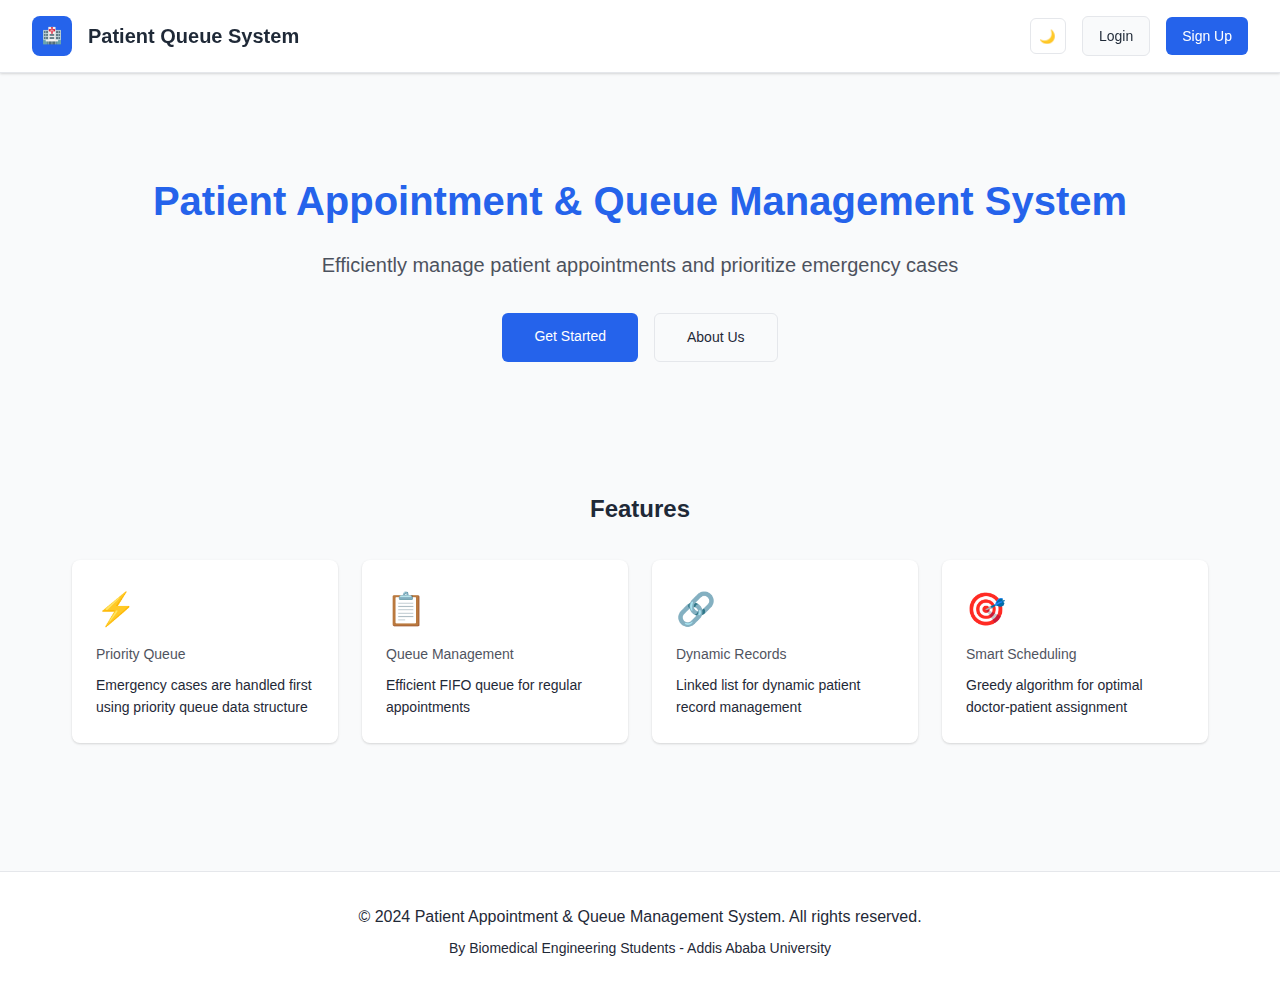
<file: frontend/index.html>
<!DOCTYPE html>
<html lang="en">
<head>
    <meta charset="UTF-8">
    <meta name="viewport" content="width=device-width, initial-scale=1.0">
    <title>Patient Appointment & Queue Management System</title>
    <link rel="stylesheet" href="css/style.css">
</head>
<body>
    <header>
        <div class="logo-section">
            <div class="logo">🏥</div>
            <div class="site-name">Patient Queue System</div>
        </div>
        <div class="header-actions">
            <button class="btn-icon" id="theme-toggle" onclick="window.theme.toggleTheme()">🌙</button>
            <a href="/login.html" class="btn btn-secondary">Login</a>
            <a href="/signup.html" class="btn btn-primary">Sign Up</a>
        </div>
    </header>

    <main>
        <div class="container">
            <section style="text-align: center; padding: 4rem 0;">
                <h1 style="font-size: 2.5rem; margin-bottom: 1rem; color: var(--primary-color);">Patient Appointment & Queue Management System</h1>
                <p style="font-size: 1.25rem; margin-bottom: 2rem; color: var(--text-color); opacity: 0.8;">
                    Efficiently manage patient appointments and prioritize emergency cases
                </p>
                <div style="display: flex; gap: 1rem; justify-content: center; flex-wrap: wrap;">
                    <a href="/login.html" class="btn btn-primary" style="padding: 0.75rem 2rem;">Get Started</a>
                    <a href="/about.html" class="btn btn-secondary" style="padding: 0.75rem 2rem;">About Us</a>
                </div>
            </section>

            <section style="margin-top: 4rem;">
                <h2 style="text-align: center; margin-bottom: 2rem;">Features</h2>
                <div class="stats-grid">
                    <div class="stat-card">
                        <div class="stat-value">⚡</div>
                        <div class="stat-label">Priority Queue</div>
                        <p style="margin-top: 0.5rem; font-size: 0.875rem;">Emergency cases are handled first using priority queue data structure</p>
                    </div>
                    <div class="stat-card">
                        <div class="stat-value">📋</div>
                        <div class="stat-label">Queue Management</div>
                        <p style="margin-top: 0.5rem; font-size: 0.875rem;">Efficient FIFO queue for regular appointments</p>
                    </div>
                    <div class="stat-card">
                        <div class="stat-value">🔗</div>
                        <div class="stat-label">Dynamic Records</div>
                        <p style="margin-top: 0.5rem; font-size: 0.875rem;">Linked list for dynamic patient record management</p>
                    </div>
                    <div class="stat-card">
                        <div class="stat-value">🎯</div>
                        <div class="stat-label">Smart Scheduling</div>
                        <p style="margin-top: 0.5rem; font-size: 0.875rem;">Greedy algorithm for optimal doctor-patient assignment</p>
                    </div>
                </div>
            </section>
        </div>
    </main>

    <footer>
        <p>&copy; 2024 Patient Appointment & Queue Management System. All rights reserved.</p>
        <p style="margin-top: 0.5rem; font-size: 0.875rem;">By Biomedical Engineering Students - Addis Ababa University</p>
    </footer>

    <script src="js/theme.js"></script>
</body>
</html>
</file>
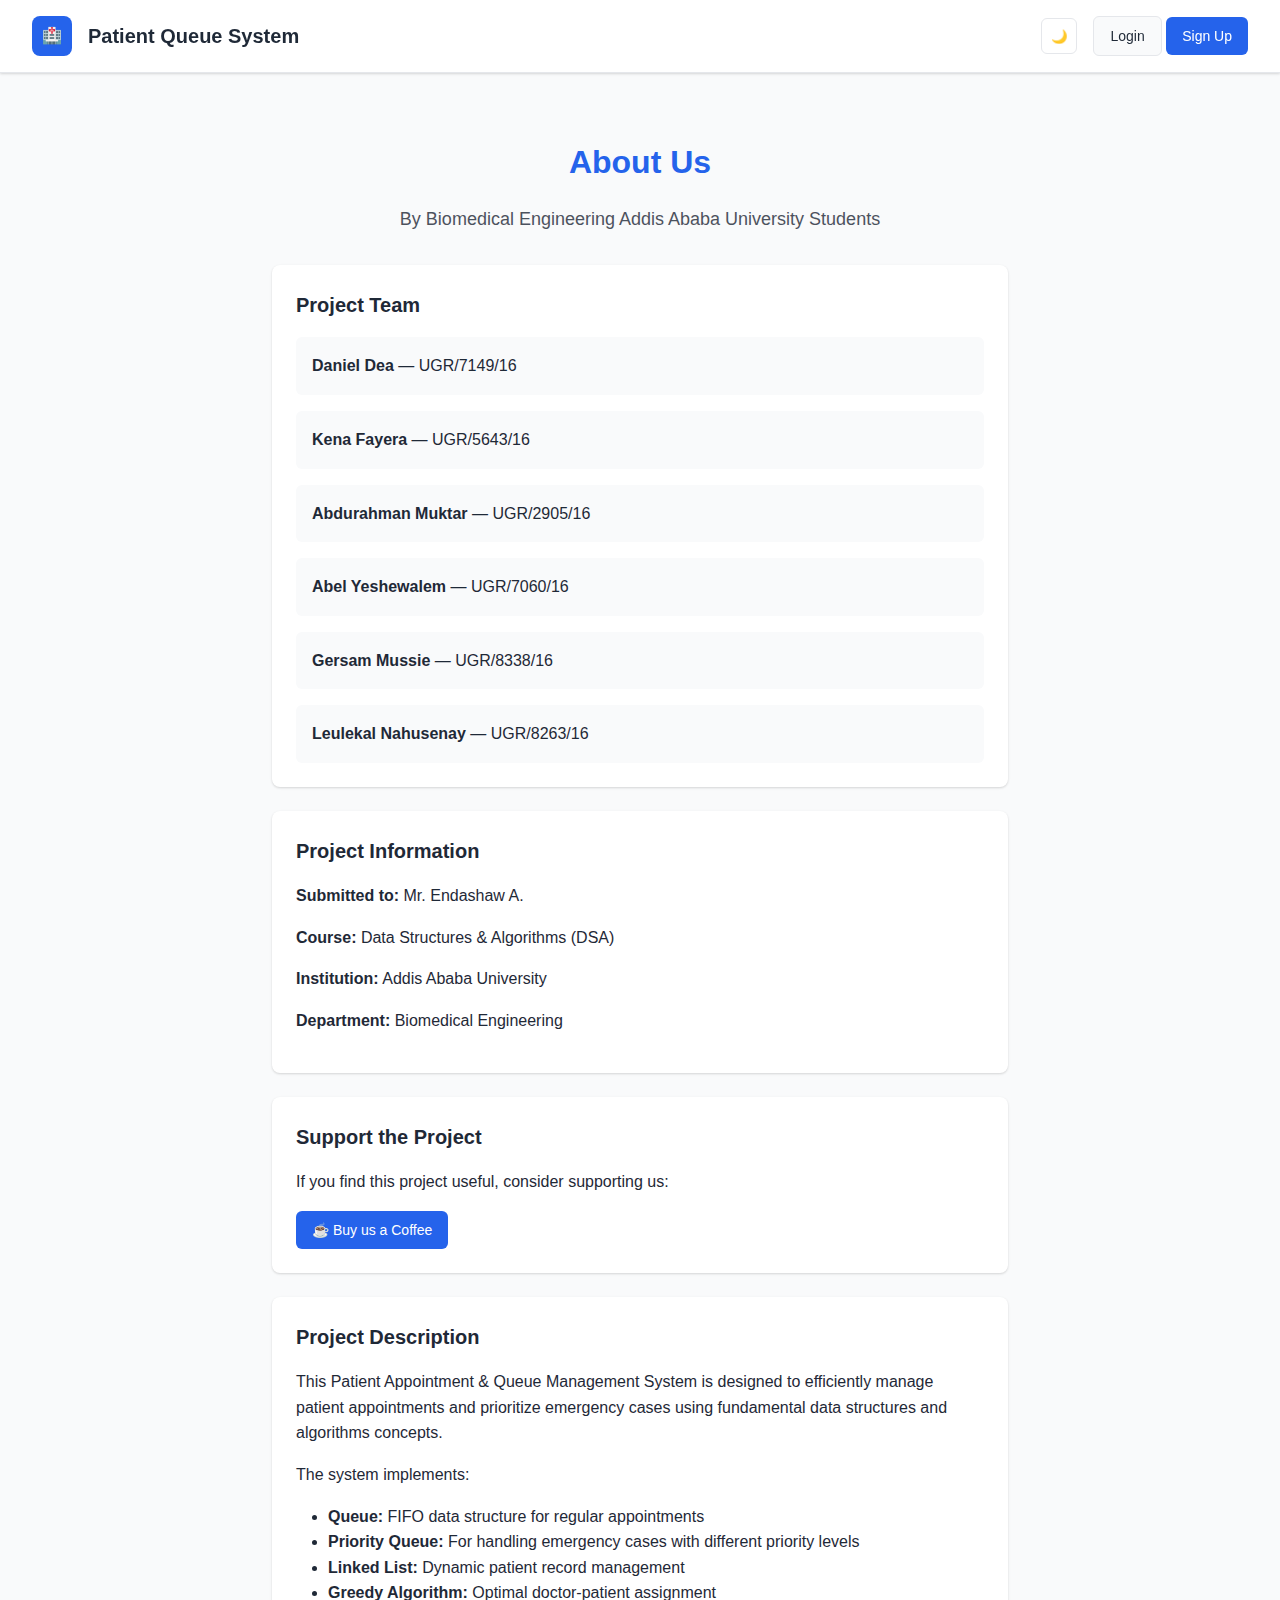
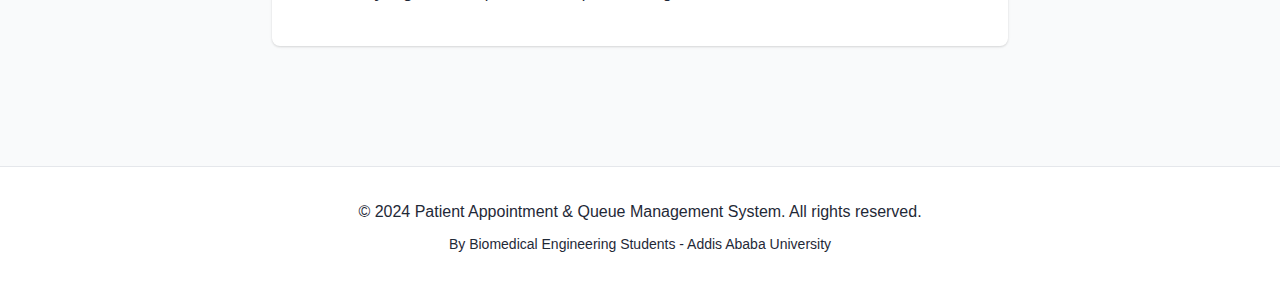
<file: frontend/about.html>
<!DOCTYPE html>
<html lang="en">
<head>
    <meta charset="UTF-8">
    <meta name="viewport" content="width=device-width, initial-scale=1.0">
    <title>About Us - Patient Queue System</title>
    <link rel="stylesheet" href="css/style.css">
</head>
<body>
    <header>
        <div class="logo-section">
            <div class="logo">🏥</div>
            <div class="site-name">Patient Queue System</div>
        </div>
        <div class="header-actions">
            <button class="btn-icon" id="theme-toggle" onclick="window.theme.toggleTheme()">🌙</button>
            <span id="auth-buttons">
                <a href="login.html" class="btn btn-secondary">Login</a>
                <a href="signup.html" class="btn btn-primary">Sign Up</a>
            </span>
            <span id="logout-button" style="display: none;">
                <button class="btn btn-secondary" onclick="window.auth.logout()">Logout</button>
            </span>
        </div>
    </header>

    <main>
        <div class="container" style="max-width: 800px;">
            <section style="text-align: center; padding: 2rem 0;">
                <h1 style="font-size: 2rem; margin-bottom: 1rem; color: var(--primary-color);">About Us</h1>
                <p style="font-size: 1.125rem; color: var(--text-color); opacity: 0.8;">
                    By Biomedical Engineering Addis Ababa University Students
                </p>
            </section>

            <div class="card">
                <h2 class="card-title">Project Team</h2>
                <div style="display: grid; gap: 1rem;">
                    <div style="padding: 1rem; background-color: var(--bg-secondary); border-radius: 6px;">
                        <strong>Daniel Dea</strong> — UGR/7149/16
                    </div>
                    <div style="padding: 1rem; background-color: var(--bg-secondary); border-radius: 6px;">
                        <strong>Kena Fayera</strong> — UGR/5643/16
                    </div>
                    <div style="padding: 1rem; background-color: var(--bg-secondary); border-radius: 6px;">
                        <strong>Abdurahman Muktar</strong> — UGR/2905/16
                    </div>
                    <div style="padding: 1rem; background-color: var(--bg-secondary); border-radius: 6px;">
                        <strong>Abel Yeshewalem</strong> — UGR/7060/16
                    </div>
                    <div style="padding: 1rem; background-color: var(--bg-secondary); border-radius: 6px;">
                        <strong>Gersam Mussie</strong> — UGR/8338/16
                    </div>
                    <div style="padding: 1rem; background-color: var(--bg-secondary); border-radius: 6px;">
                        <strong>Leulekal Nahusenay</strong> — UGR/8263/16
                    </div>
                </div>
            </div>

            <div class="card">
                <h2 class="card-title">Project Information</h2>
                <p style="margin-bottom: 1rem;">
                    <strong>Submitted to:</strong> Mr. Endashaw A.
                </p>
                <p style="margin-bottom: 1rem;">
                    <strong>Course:</strong> Data Structures & Algorithms (DSA)
                </p>
                <p style="margin-bottom: 1rem;">
                    <strong>Institution:</strong> Addis Ababa University
                </p>
                <p style="margin-bottom: 1rem;">
                    <strong>Department:</strong> Biomedical Engineering
                </p>
            </div>

            <div class="card">
                <h2 class="card-title">Support the Project</h2>
                <p style="margin-bottom: 1rem;">
                    If you find this project useful, consider supporting us:
                </p>
                <a href="https://buymeacoffee.com/fayerakenaf" target="_blank" class="btn btn-primary">
                    ☕ Buy us a Coffee
                </a>
            </div>

            <div class="card">
                <h2 class="card-title">Project Description</h2>
                <p style="margin-bottom: 1rem;">
                    This Patient Appointment & Queue Management System is designed to efficiently manage patient appointments 
                    and prioritize emergency cases using fundamental data structures and algorithms concepts.
                </p>
                <p style="margin-bottom: 1rem;">
                    The system implements:
                </p>
                <ul style="margin-left: 2rem; margin-bottom: 1rem;">
                    <li><strong>Queue:</strong> FIFO data structure for regular appointments</li>
                    <li><strong>Priority Queue:</strong> For handling emergency cases with different priority levels</li>
                    <li><strong>Linked List:</strong> Dynamic patient record management</li>
                    <li><strong>Greedy Algorithm:</strong> Optimal doctor-patient assignment</li>
                </ul>
            </div>
        </div>
    </main>

    <footer>
        <p>&copy; 2024 Patient Appointment & Queue Management System. All rights reserved.</p>
        <p style="margin-top: 0.5rem; font-size: 0.875rem;">By Biomedical Engineering Students - Addis Ababa University</p>
    </footer>

    <script src="js/auth.js"></script>
    <script src="js/theme.js"></script>
    <script>
        // Update header based on auth status
        if (window.auth && window.auth.isAuthenticated()) {
            document.getElementById('auth-buttons').style.display = 'none';
            document.getElementById('logout-button').style.display = 'inline-block';
        }
    </script>
</body>
</html>
</file>
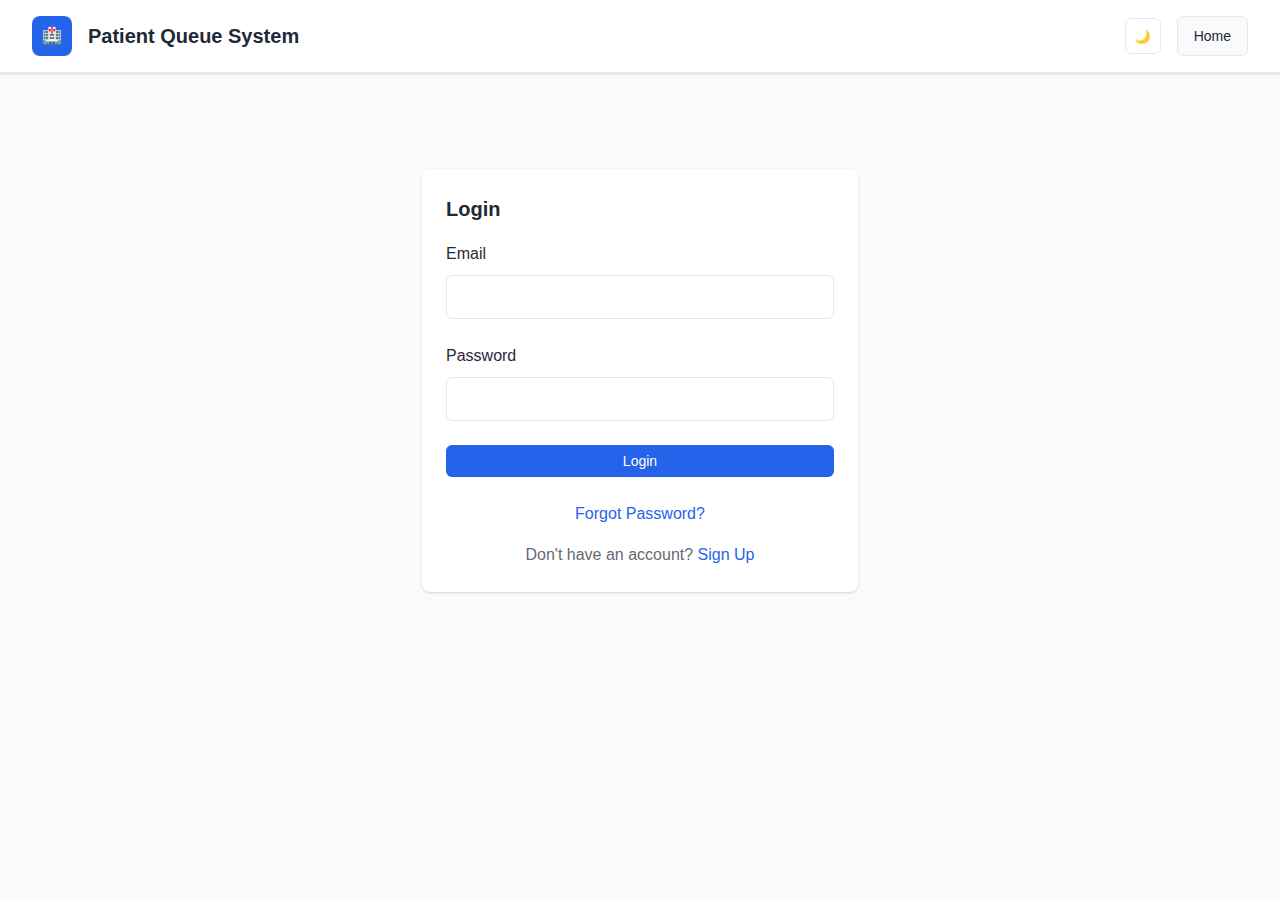
<file: frontend/appointment.html>
<!DOCTYPE html>
<html lang="en">
<head>
    <meta charset="UTF-8">
    <meta name="viewport" content="width=device-width, initial-scale=1.0">
    <title>Appointments & Queue - Patient Queue System</title>
    <link rel="stylesheet" href="css/style.css">
</head>
<body>
    <header>
        <div class="logo-section">
            <div class="logo">🏥</div>
            <div class="site-name">Patient Queue System</div>
        </div>
        <div class="header-actions">
            <button class="btn-icon" id="theme-toggle" onclick="window.theme.toggleTheme()">🌙</button>
            <button class="btn btn-secondary" onclick="window.auth.logout()">Logout</button>
        </div>
    </header>

    <nav>
        <ul class="nav-links">
            <li><a href="dashboard.html">Dashboard</a></li>
            <li><a href="patient-registration.html">Register Patient</a></li>
            <li><a href="appointment.html">Appointments & Queue</a></li>
            <li><a href="search.html">Search</a></li>
            <li><a href="admin.html">Admin</a></li>
            <li><a href="about.html">About Us</a></li>
        </ul>
    </nav>

    <main>
        <div class="container">
            <h1 style="margin-bottom: 2rem;">Appointments & Queue Management</h1>
            
            <div class="card">
                <h2 class="card-title">Add Patient to Queue</h2>
                <div id="add-alert-container"></div>
                
                <form id="add-to-queue-form" style="display: grid; grid-template-columns: 2fr 1fr 1fr auto; gap: 1rem; align-items: end;">
                    <div class="form-group" style="margin-bottom: 0;">
                        <label class="form-label" for="patient-select">Select Patient</label>
                        <select id="patient-select" class="form-select" required>
                            <option value="">-- Select Patient --</option>
                        </select>
                    </div>
                    
                    <div class="form-group" style="margin-bottom: 0;">
                        <label class="form-label" for="queue-priority">Priority</label>
                        <select id="queue-priority" class="form-select">
                            <option value="5">5 - Routine</option>
                            <option value="4">4 - Low</option>
                            <option value="3">3 - Medium</option>
                            <option value="2">2 - High</option>
                            <option value="1">1 - Critical</option>
                        </select>
                    </div>
                    
                    <div class="form-group" style="margin-bottom: 0;">
                        <label class="form-label">
                            <input type="checkbox" id="queue-emergency" style="margin-right: 0.5rem;">
                            Emergency
                        </label>
                    </div>
                    
                    <div class="form-group" style="margin-bottom: 0;">
                        <button type="submit" class="btn btn-primary">Add to Queue</button>
                    </div>
                </form>
            </div>
            
            <div style="display: grid; grid-template-columns: 1fr 1fr; gap: 1.5rem;">
                <div class="card">
                    <h2 class="card-title">Emergency Queue <span class="badge badge-emergency" id="emergency-count">0</span></h2>
                    <div id="emergency-queue">
                        <p style="color: var(--text-color); opacity: 0.7;">No emergency patients in queue</p>
                    </div>
                </div>
                
                <div class="card">
                    <h2 class="card-title">Regular Queue <span class="badge badge-regular" id="regular-count">0</span></h2>
                    <div id="regular-queue">
                        <p style="color: var(--text-color); opacity: 0.7;">No regular patients in queue</p>
                    </div>
                </div>
            </div>
            
            <div class="card">
                <h2 class="card-title">Queue Actions</h2>
                <div style="display: flex; gap: 1rem; flex-wrap: wrap;">
                    <button class="btn btn-primary" onclick="getNextPatient()">Get Next Patient</button>
                    <button class="btn btn-secondary" onclick="assignPatients()">Assign to Doctors (Greedy Algorithm)</button>
                    <button class="btn btn-secondary" onclick="loadQueue()">Refresh Queue</button>
                </div>
                <div id="action-result" style="margin-top: 1rem;"></div>
            </div>
        </div>
    </main>

    <script src="js/auth.js"></script>
    <script src="js/api.js"></script>
    <script src="js/theme.js"></script>
    <script>
        // Check authentication
        if (!window.auth.isAuthenticated()) {
            window.location.href = 'login.html';
        }
        
        // Load patients for dropdown
        async function loadPatients() {
            try {
                const data = await window.api.getPatients();
                const select = document.getElementById('patient-select');
                select.innerHTML = '<option value="">-- Select Patient --</option>';
                
                data.patients.forEach(patient => {
                    const option = document.createElement('option');
                    option.value = patient.id;
                    option.textContent = patient.name + ' (ID: ' + patient.id + ')';
                    select.appendChild(option);
                });
            } catch (error) {
                console.error('Error loading patients:', error);
            }
        }
        
        // Load queue
        async function loadQueue() {
            try {
                const data = await window.api.getQueue();
                
                // Update counts
                document.getElementById('emergency-count').textContent = data.emergency_size;
                document.getElementById('regular-count').textContent = data.regular_size;
                
                // Display emergency queue
                const emergencyContainer = document.getElementById('emergency-queue');
                if (data.emergency_queue && data.emergency_queue.length > 0) {
                    emergencyContainer.innerHTML = data.emergency_queue.map((entry, index) => {
                        const patient = entry.item || entry;
                        return `
                            <div class="queue-item queue-item-emergency">
                                <div>
                                    <strong>${patient.name}</strong><br>
                                    <small>Priority: ${entry.priority || patient.priority || 5} | ID: ${patient.id}</small>
                                </div>
                                <span class="badge badge-emergency">Emergency</span>
                            </div>
                        `;
                    }).join('');
                } else {
                    emergencyContainer.innerHTML = '<p style="color: var(--text-color); opacity: 0.7;">No emergency patients in queue</p>';
                }
                
                // Display regular queue
                const regularContainer = document.getElementById('regular-queue');
                if (data.regular_queue && data.regular_queue.length > 0) {
                    regularContainer.innerHTML = data.regular_queue.map((patient, index) => {
                        return `
                            <div class="queue-item">
                                <div>
                                    <strong>${patient.name}</strong><br>
                                    <small>ID: ${patient.id}</small>
                                </div>
                                <span class="badge badge-regular">Regular</span>
                            </div>
                        `;
                    }).join('');
                } else {
                    regularContainer.innerHTML = '<p style="color: var(--text-color); opacity: 0.7;">No regular patients in queue</p>';
                }
            } catch (error) {
                console.error('Error loading queue:', error);
            }
        }
        
        // Add to queue
        document.getElementById('add-to-queue-form').addEventListener('submit', async (e) => {
            e.preventDefault();
            
            const patientId = document.getElementById('patient-select').value;
            const isEmergency = document.getElementById('queue-emergency').checked;
            const priority = parseInt(document.getElementById('queue-priority').value);
            const alertContainer = document.getElementById('add-alert-container');
            
            if (!patientId) {
                alertContainer.innerHTML = '<div class="alert alert-error">Please select a patient</div>';
                return;
            }
            
            try {
                const result = await window.api.addToQueue(patientId, isEmergency, priority);
                
                if (result.message) {
                    alertContainer.innerHTML = '<div class="alert alert-success">' + result.message + '</div>';
                    loadQueue();
                    document.getElementById('add-to-queue-form').reset();
                } else {
                    alertContainer.innerHTML = '<div class="alert alert-error">' + (result.error || 'Failed to add to queue') + '</div>';
                }
            } catch (error) {
                alertContainer.innerHTML = '<div class="alert alert-error">Error: ' + error.message + '</div>';
            }
        });
        
        // Get next patient
        async function getNextPatient() {
            const resultContainer = document.getElementById('action-result');
            resultContainer.innerHTML = '<div class="alert alert-info">Processing...</div>';
            
            try {
                const result = await window.api.getNextPatient();
                
                if (result.patient) {
                    resultContainer.innerHTML = `
                        <div class="alert alert-success">
                            <strong>Next Patient:</strong> ${result.patient.name} (${result.queue_type} queue)
                        </div>
                    `;
                    loadQueue();
                } else {
                    resultContainer.innerHTML = '<div class="alert alert-info">' + (result.message || 'Queue is empty') + '</div>';
                }
            } catch (error) {
                resultContainer.innerHTML = '<div class="alert alert-error">Error: ' + error.message + '</div>';
            }
        }
        
        // Assign patients using greedy algorithm
        async function assignPatients() {
            const resultContainer = document.getElementById('action-result');
            resultContainer.innerHTML = '<div class="alert alert-info">Running greedy scheduling algorithm...</div>';
            
            try {
                // Load doctors first
                const doctorsData = await window.api.getDoctors();
                const DOCTORS = doctorsData.doctors || [];
                
                const result = await window.api.assignPatients();
                
                if (result.assignments) {
                    let html = '<div class="alert alert-success"><strong>Assignment Results:</strong><br><br>';
                    for (const [doctorId, patients] of Object.entries(result.assignments)) {
                        const doctor = DOCTORS.find(d => d.id === doctorId) || { name: doctorId };
                        html += `<strong>${doctor.name}:</strong> ${patients.length} patient(s)<br>`;
                    }
                    html += '</div>';
                    resultContainer.innerHTML = html;
                } else {
                    resultContainer.innerHTML = '<div class="alert alert-info">No patients to assign</div>';
                }
            } catch (error) {
                resultContainer.innerHTML = '<div class="alert alert-error">Error: ' + error.message + '</div>';
            }
        }
        
        // Initialize
        loadPatients();
        loadQueue();
        
        // Refresh queue every 5 seconds
        setInterval(loadQueue, 5000);
    </script>
</body>
</html>
</file>
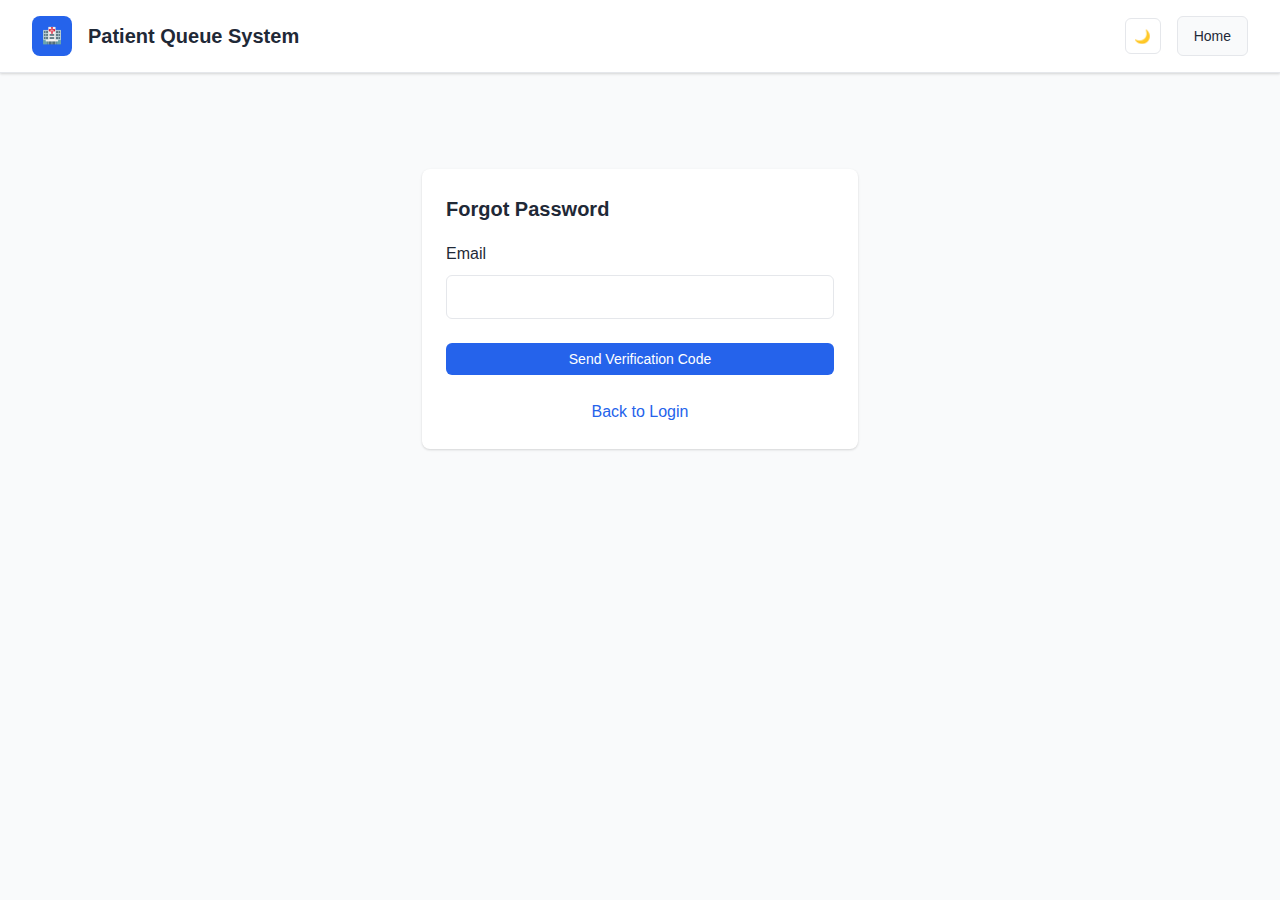
<file: frontend/forgot-password.html>
<!DOCTYPE html>
<html lang="en">
<head>
    <meta charset="UTF-8">
    <meta name="viewport" content="width=device-width, initial-scale=1.0">
    <title>Forgot Password - Patient Queue System</title>
    <link rel="stylesheet" href="css/style.css">
</head>
<body>
    <header>
        <div class="logo-section">
            <div class="logo">🏥</div>
            <div class="site-name">Patient Queue System</div>
        </div>
        <div class="header-actions">
            <button class="btn-icon" id="theme-toggle" onclick="window.theme.toggleTheme()">🌙</button>
            <a href="index.html" class="btn btn-secondary">Home</a>
        </div>
    </header>

    <main>
        <div class="container" style="max-width: 500px; margin-top: 4rem;">
            <div class="card">
                <h2 class="card-title">Forgot Password</h2>
                <div id="alert-container"></div>
                
                <div id="step1">
                    <form id="forgot-form">
                        <div class="form-group">
                            <label class="form-label" for="email">Email</label>
                            <input type="email" id="email" class="form-input" required>
                        </div>
                        
                        <div class="form-group">
                            <button type="submit" class="btn btn-primary" style="width: 100%;">Send Verification Code</button>
                        </div>
                        
                        <div style="text-align: center; margin-top: 1rem;">
                            <a href="login.html" style="color: var(--primary-color); text-decoration: none;">Back to Login</a>
                        </div>
                    </form>
                </div>
                
                <div id="step2" style="display: none;">
                    <form id="reset-form">
                        <div class="form-group">
                            <label class="form-label" for="code">Verification Code</label>
                            <input type="text" id="code" class="form-input" required>
                            <small style="color: var(--text-color); opacity: 0.7; font-size: 0.875rem;">Check your email for the verification code</small>
                        </div>
                        
                        <div class="form-group">
                            <label class="form-label" for="new-password">New Password</label>
                            <input type="password" id="new-password" class="form-input" required minlength="6">
                        </div>
                        
                        <div class="form-group">
                            <label class="form-label" for="confirm-new-password">Confirm New Password</label>
                            <input type="password" id="confirm-new-password" class="form-input" required>
                        </div>
                        
                        <div class="form-group">
                            <button type="submit" class="btn btn-primary" style="width: 100%;">Reset Password</button>
                        </div>
                    </form>
                </div>
            </div>
        </div>
    </main>

    <script src="js/auth.js"></script>
    <script src="js/theme.js"></script>
    <script>
        let userEmail = '';
        let verificationCode = '';
        
        document.getElementById('forgot-form').addEventListener('submit', async (e) => {
            e.preventDefault();
            
            const email = document.getElementById('email').value;
            userEmail = email;
            const alertContainer = document.getElementById('alert-container');
            
            // Show loading
            alertContainer.innerHTML = '<div class="alert alert-info">Sending verification code...</div>';
            
            const result = await window.auth.forgotPassword(email);
            
            if (result.success) {
                verificationCode = result.verification_code;
                alertContainer.innerHTML = '<div class="alert alert-success">Verification code sent! Check your email.</div>';
                document.getElementById('step1').style.display = 'none';
                document.getElementById('step2').style.display = 'block';
            } else {
                alertContainer.innerHTML = `<div class="alert alert-error">${result.error}</div>`;
            }
        });
        
        document.getElementById('reset-form').addEventListener('submit', async (e) => {
            e.preventDefault();
            
            const code = document.getElementById('code').value;
            const newPassword = document.getElementById('new-password').value;
            const confirmPassword = document.getElementById('confirm-new-password').value;
            const alertContainer = document.getElementById('alert-container');
            
            if (newPassword !== confirmPassword) {
                alertContainer.innerHTML = '<div class="alert alert-error">Passwords do not match!</div>';
                return;
            }
            
            // Show loading
            alertContainer.innerHTML = '<div class="alert alert-info">Resetting password...</div>';
            
            const result = await window.auth.resetPassword(userEmail, code, newPassword);
            
            if (result.success) {
                alertContainer.innerHTML = '<div class="alert alert-success">Password reset successful! Redirecting to login...</div>';
                setTimeout(() => {
                    window.location.href = 'login.html';
                }, 2000);
            } else {
                alertContainer.innerHTML = `<div class="alert alert-error">${result.error}</div>`;
            }
        });
    </script>
</body>
</html>
</file>
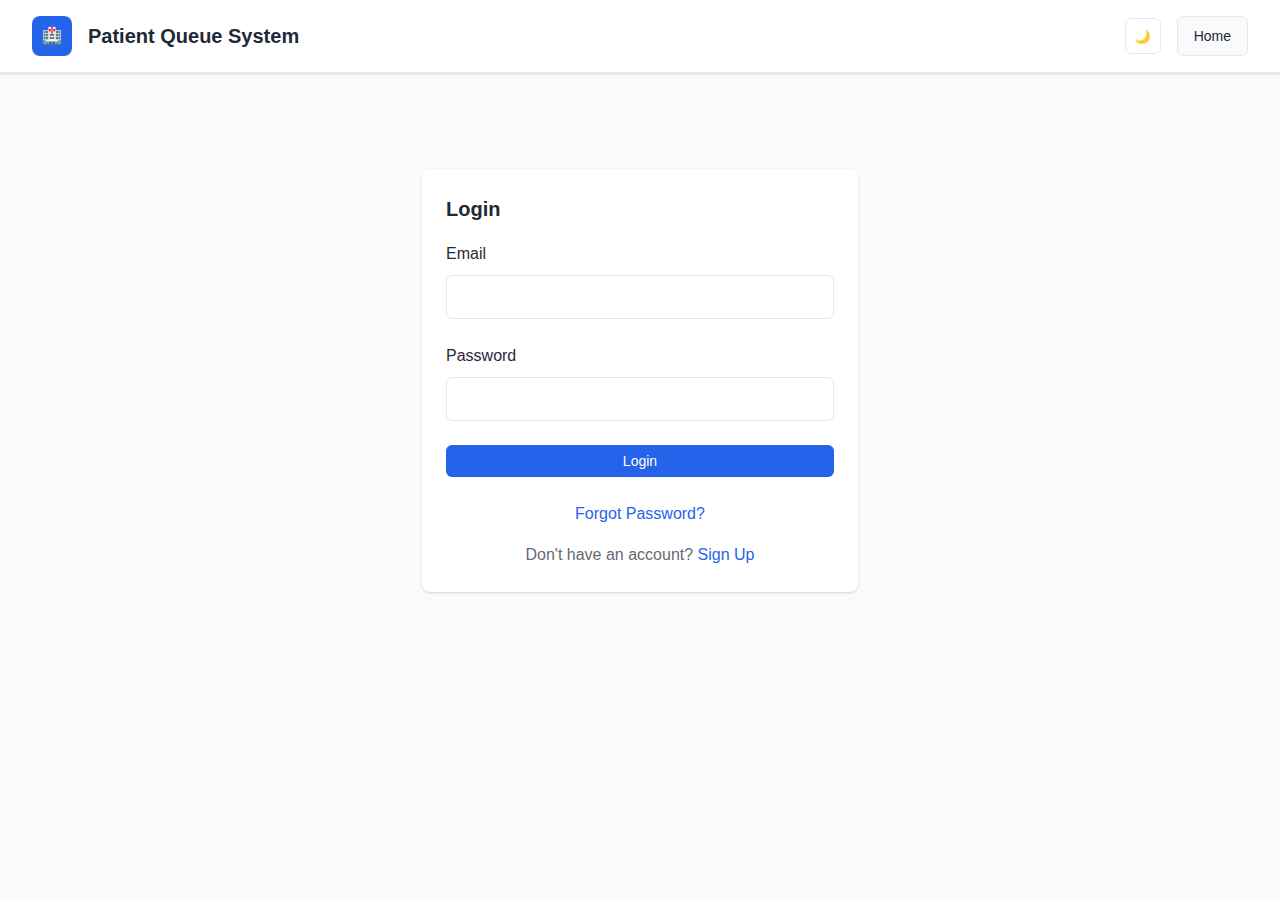
<file: frontend/login.html>
<!DOCTYPE html>
<html lang="en">
<head>
    <meta charset="UTF-8">
    <meta name="viewport" content="width=device-width, initial-scale=1.0">
    <title>Login - Patient Queue System</title>
    <link rel="stylesheet" href="css/style.css">
</head>
<body>
    <header>
        <div class="logo-section">
            <div class="logo">🏥</div>
            <div class="site-name">Patient Queue System</div>
        </div>
        <div class="header-actions">
            <button class="btn-icon" id="theme-toggle" onclick="window.theme.toggleTheme()">🌙</button>
            <a href="/index.html" class="btn btn-secondary">Home</a>
        </div>
    </header>

    <main>
        <div class="container" style="max-width: 500px; margin-top: 4rem;">
            <div class="card">
                <h2 class="card-title">Login</h2>
                <div id="alert-container"></div>
                
                <form id="login-form">
                    <div class="form-group">
                        <label class="form-label" for="email">Email</label>
                        <input type="email" id="email" class="form-input" required>
                    </div>
                    
                    <div class="form-group">
                        <label class="form-label" for="password">Password</label>
                        <input type="password" id="password" class="form-input" required>
                    </div>
                    
                    <div class="form-group">
                        <button type="submit" class="btn btn-primary" style="width: 100%;">Login</button>
                    </div>
                    
                    <div style="text-align: center; margin-top: 1rem;">
                        <a href="/forgot-password.html" style="color: var(--primary-color); text-decoration: none;">Forgot Password?</a>
                    </div>
                    
                    <div style="text-align: center; margin-top: 1rem;">
                        <span style="color: var(--text-color); opacity: 0.7;">Don't have an account? </span>
                        <a href="/signup.html" style="color: var(--primary-color); text-decoration: none;">Sign Up</a>
                    </div>
                </form>
            </div>
        </div>
    </main>

    <script src="js/auth.js"></script>
    <script src="js/theme.js"></script>
    <script>
        document.getElementById('login-form').addEventListener('submit', async (e) => {
            e.preventDefault();
            
            const email = document.getElementById('email').value;
            const password = document.getElementById('password').value;
            const alertContainer = document.getElementById('alert-container');
            
            // Show loading
            alertContainer.innerHTML = '<div class="alert alert-info">Logging in...</div>';
            
            const result = await window.auth.login(email, password);
            
            if (result.success) {
                alertContainer.innerHTML = '<div class="alert alert-success">Login successful! Redirecting...</div>';
                setTimeout(() => {
                    window.location.href = '/dashboard.html';
                }, 1000);
            } else {
                alertContainer.innerHTML = `<div class="alert alert-error">${result.error}</div>`;
            }
        });
    </script>
</body>
</html>
</file>
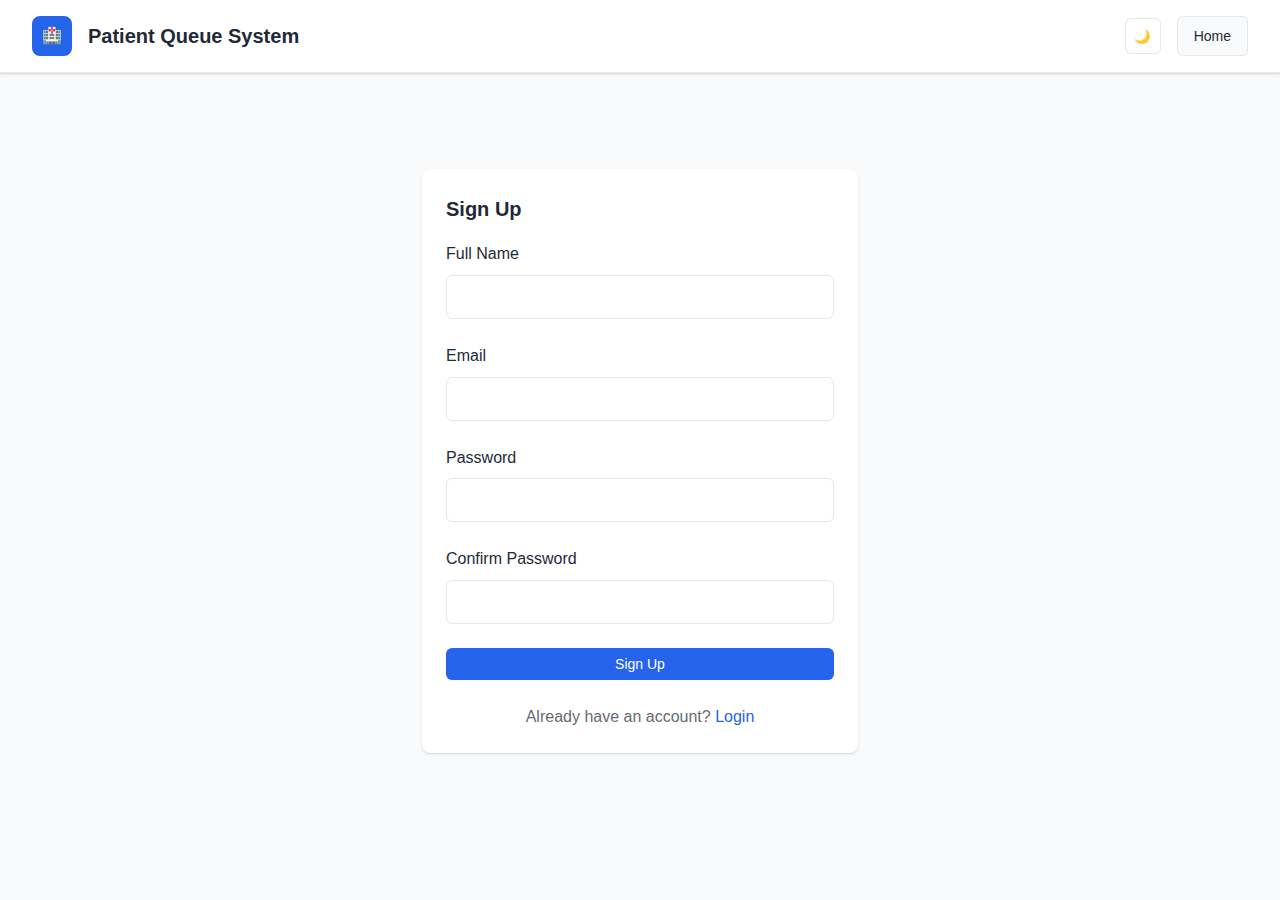
<file: frontend/signup.html>
<!DOCTYPE html>
<html lang="en">
<head>
    <meta charset="UTF-8">
    <meta name="viewport" content="width=device-width, initial-scale=1.0">
    <title>Sign Up - Patient Queue System</title>
    <link rel="stylesheet" href="css/style.css">
</head>
<body>
    <header>
        <div class="logo-section">
            <div class="logo">🏥</div>
            <div class="site-name">Patient Queue System</div>
        </div>
        <div class="header-actions">
            <button class="btn-icon" id="theme-toggle" onclick="window.theme.toggleTheme()">🌙</button>
            <a href="/index.html" class="btn btn-secondary">Home</a>
        </div>
    </header>

    <main>
        <div class="container" style="max-width: 500px; margin-top: 4rem;">
            <div class="card">
                <h2 class="card-title">Sign Up</h2>
                <div id="alert-container"></div>
                
                <form id="signup-form">
                    <div class="form-group">
                        <label class="form-label" for="name">Full Name</label>
                        <input type="text" id="name" class="form-input" required>
                    </div>
                    
                    <div class="form-group">
                        <label class="form-label" for="email">Email</label>
                        <input type="email" id="email" class="form-input" required>
                    </div>
                    
                    <div class="form-group">
                        <label class="form-label" for="password">Password</label>
                        <input type="password" id="password" class="form-input" required minlength="6">
                    </div>
                    
                    <div class="form-group">
                        <label class="form-label" for="confirm-password">Confirm Password</label>
                        <input type="password" id="confirm-password" class="form-input" required>
                    </div>
                    
                    <div class="form-group">
                        <button type="submit" class="btn btn-primary" style="width: 100%;">Sign Up</button>
                    </div>
                    
                    <div style="text-align: center; margin-top: 1rem;">
                        <span style="color: var(--text-color); opacity: 0.7;">Already have an account? </span>
                        <a href="/login.html" style="color: var(--primary-color); text-decoration: none;">Login</a>
                    </div>
                </form>
            </div>
        </div>
    </main>

    <script src="js/auth.js"></script>
    <script src="js/theme.js"></script>
    <script>
        document.getElementById('signup-form').addEventListener('submit', async (e) => {
            e.preventDefault();
            
            const name = document.getElementById('name').value;
            const email = document.getElementById('email').value;
            const password = document.getElementById('password').value;
            const confirmPassword = document.getElementById('confirm-password').value;
            const alertContainer = document.getElementById('alert-container');
            
            if (password !== confirmPassword) {
                alertContainer.innerHTML = '<div class="alert alert-error">Passwords do not match!</div>';
                return;
            }
            
            // Show loading
            alertContainer.innerHTML = '<div class="alert alert-info">Creating account...</div>';
            
            const result = await window.auth.signup(name, email, password);
            
            if (result.success) {
                alertContainer.innerHTML = '<div class="alert alert-success">Account created successfully! Redirecting...</div>';
                setTimeout(() => {
                    window.location.href = '/dashboard.html';
                }, 1000);
            } else {
                alertContainer.innerHTML = `<div class="alert alert-error">${result.error}</div>`;
            }
        });
    </script>
</body>
</html>
</file>
<file: frontend/css/style.css>
/* Patient Appointment & Queue Management System - Styles */

:root {
    --primary-color: #2563eb;
    --secondary-color: #1e40af;
    --text-color: #1f2937;
    --bg-color: #ffffff;
    --bg-secondary: #f9fafb;
    --border-color: #e5e7eb;
    --error-color: #ef4444;
    --success-color: #10b981;
    --warning-color: #f59e0b;
    --shadow: 0 1px 3px 0 rgba(0, 0, 0, 0.1), 0 1px 2px 0 rgba(0, 0, 0, 0.06);
    --shadow-lg: 0 10px 15px -3px rgba(0, 0, 0, 0.1), 0 4px 6px -2px rgba(0, 0, 0, 0.05);
}

[data-theme="dark"] {
    --primary-color: #3b82f6;
    --secondary-color: #2563eb;
    --text-color: #f9fafb;
    --bg-color: #1f2937;
    --bg-secondary: #111827;
    --border-color: #374151;
    --error-color: #f87171;
    --success-color: #34d399;
    --warning-color: #fbbf24;
}

* {
    margin: 0;
    padding: 0;
    box-sizing: border-box;
}

body {
    font-family: -apple-system, BlinkMacSystemFont, 'Segoe UI', Roboto, 'Helvetica Neue', Arial, sans-serif;
    color: var(--text-color);
    background-color: var(--bg-secondary);
    line-height: 1.6;
    transition: background-color 0.3s, color 0.3s;
}

/* Header Styles */
header {
    background-color: var(--bg-color);
    border-bottom: 1px solid var(--border-color);
    padding: 1rem 2rem;
    display: flex;
    justify-content: space-between;
    align-items: center;
    box-shadow: var(--shadow);
    position: sticky;
    top: 0;
    z-index: 100;
}

.logo-section {
    display: flex;
    align-items: center;
    gap: 1rem;
}

.logo {
    width: 40px;
    height: 40px;
    background: var(--primary-color);
    border-radius: 8px;
    display: flex;
    align-items: center;
    justify-content: center;
    color: white;
    font-weight: bold;
}

.site-name {
    font-size: 1.25rem;
    font-weight: 600;
    color: var(--text-color);
}

.header-actions {
    display: flex;
    align-items: center;
    gap: 1rem;
}

.btn {
    padding: 0.5rem 1rem;
    border: none;
    border-radius: 6px;
    cursor: pointer;
    font-size: 0.875rem;
    font-weight: 500;
    transition: all 0.2s;
    text-decoration: none;
    display: inline-block;
}

.btn-primary {
    background-color: var(--primary-color);
    color: white;
}

.btn-primary:hover {
    background-color: var(--secondary-color);
}

.btn-secondary {
    background-color: var(--bg-secondary);
    color: var(--text-color);
    border: 1px solid var(--border-color);
}

.btn-secondary:hover {
    background-color: var(--border-color);
}

.btn-icon {
    background: transparent;
    border: 1px solid var(--border-color);
    padding: 0.5rem;
    border-radius: 6px;
    cursor: pointer;
    display: flex;
    align-items: center;
    justify-content: center;
    width: 36px;
    height: 36px;
}

/* Container */
.container {
    max-width: 1200px;
    margin: 0 auto;
    padding: 2rem;
}

/* Card */
.card {
    background-color: var(--bg-color);
    border-radius: 8px;
    padding: 1.5rem;
    box-shadow: var(--shadow);
    margin-bottom: 1.5rem;
}

.card-title {
    font-size: 1.25rem;
    font-weight: 600;
    margin-bottom: 1rem;
    color: var(--text-color);
}

/* Form Styles */
.form-group {
    margin-bottom: 1.5rem;
}

.form-label {
    display: block;
    margin-bottom: 0.5rem;
    font-weight: 500;
    color: var(--text-color);
}

.form-input {
    width: 100%;
    padding: 0.75rem;
    border: 1px solid var(--border-color);
    border-radius: 6px;
    font-size: 1rem;
    background-color: var(--bg-color);
    color: var(--text-color);
    transition: border-color 0.2s;
}

.form-input:focus {
    outline: none;
    border-color: var(--primary-color);
    box-shadow: 0 0 0 3px rgba(37, 99, 235, 0.1);
}

.form-select {
    width: 100%;
    padding: 0.75rem;
    border: 1px solid var(--border-color);
    border-radius: 6px;
    font-size: 1rem;
    background-color: var(--bg-color);
    color: var(--text-color);
}

/* Alert Messages */
.alert {
    padding: 1rem;
    border-radius: 6px;
    margin-bottom: 1rem;
}

.alert-error {
    background-color: rgba(239, 68, 68, 0.1);
    color: var(--error-color);
    border: 1px solid var(--error-color);
}

.alert-success {
    background-color: rgba(16, 185, 129, 0.1);
    color: var(--success-color);
    border: 1px solid var(--success-color);
}

.alert-info {
    background-color: rgba(37, 99, 235, 0.1);
    color: var(--primary-color);
    border: 1px solid var(--primary-color);
}

/* Navigation */
nav {
    background-color: var(--bg-color);
    padding: 1rem 2rem;
    border-bottom: 1px solid var(--border-color);
}

.nav-links {
    display: flex;
    gap: 2rem;
    list-style: none;
}

.nav-links a {
    color: var(--text-color);
    text-decoration: none;
    font-weight: 500;
    transition: color 0.2s;
}

.nav-links a:hover {
    color: var(--primary-color);
}

/* Table */
.table {
    width: 100%;
    border-collapse: collapse;
    margin-top: 1rem;
}

.table th,
.table td {
    padding: 0.75rem;
    text-align: left;
    border-bottom: 1px solid var(--border-color);
}

.table th {
    background-color: var(--bg-secondary);
    font-weight: 600;
}

.table tr:hover {
    background-color: var(--bg-secondary);
}

/* Badge */
.badge {
    display: inline-block;
    padding: 0.25rem 0.75rem;
    border-radius: 12px;
    font-size: 0.75rem;
    font-weight: 600;
}

.badge-emergency {
    background-color: rgba(239, 68, 68, 0.1);
    color: var(--error-color);
}

.badge-regular {
    background-color: rgba(37, 99, 235, 0.1);
    color: var(--primary-color);
}

/* Stats Grid */
.stats-grid {
    display: grid;
    grid-template-columns: repeat(auto-fit, minmax(200px, 1fr));
    gap: 1.5rem;
    margin-bottom: 2rem;
}

.stat-card {
    background-color: var(--bg-color);
    padding: 1.5rem;
    border-radius: 8px;
    box-shadow: var(--shadow);
}

.stat-value {
    font-size: 2rem;
    font-weight: 700;
    color: var(--primary-color);
    margin-bottom: 0.5rem;
}

.stat-label {
    color: var(--text-color);
    font-size: 0.875rem;
    opacity: 0.8;
}

/* Queue Display */
.queue-item {
    background-color: var(--bg-color);
    padding: 1rem;
    border-radius: 6px;
    border-left: 4px solid var(--primary-color);
    margin-bottom: 0.75rem;
    display: flex;
    justify-content: space-between;
    align-items: center;
}

.queue-item-emergency {
    border-left-color: var(--error-color);
}

/* Search */
.search-box {
    margin-bottom: 1.5rem;
}

.search-input {
    width: 100%;
    padding: 0.75rem;
    border: 1px solid var(--border-color);
    border-radius: 6px;
    font-size: 1rem;
}

/* Footer */
footer {
    background-color: var(--bg-color);
    border-top: 1px solid var(--border-color);
    padding: 2rem;
    text-align: center;
    margin-top: 4rem;
    color: var(--text-color);
}

/* Responsive */
@media (max-width: 768px) {
    header {
        flex-direction: column;
        gap: 1rem;
    }
    
    .container {
        padding: 1rem;
    }
    
    .stats-grid {
        grid-template-columns: 1fr;
    }
}

/* Loading Spinner */
.spinner {
    border: 3px solid var(--border-color);
    border-top: 3px solid var(--primary-color);
    border-radius: 50%;
    width: 24px;
    height: 24px;
    animation: spin 1s linear infinite;
    display: inline-block;
}

@keyframes spin {
    0% { transform: rotate(0deg); }
    100% { transform: rotate(360deg); }
}
</file>
